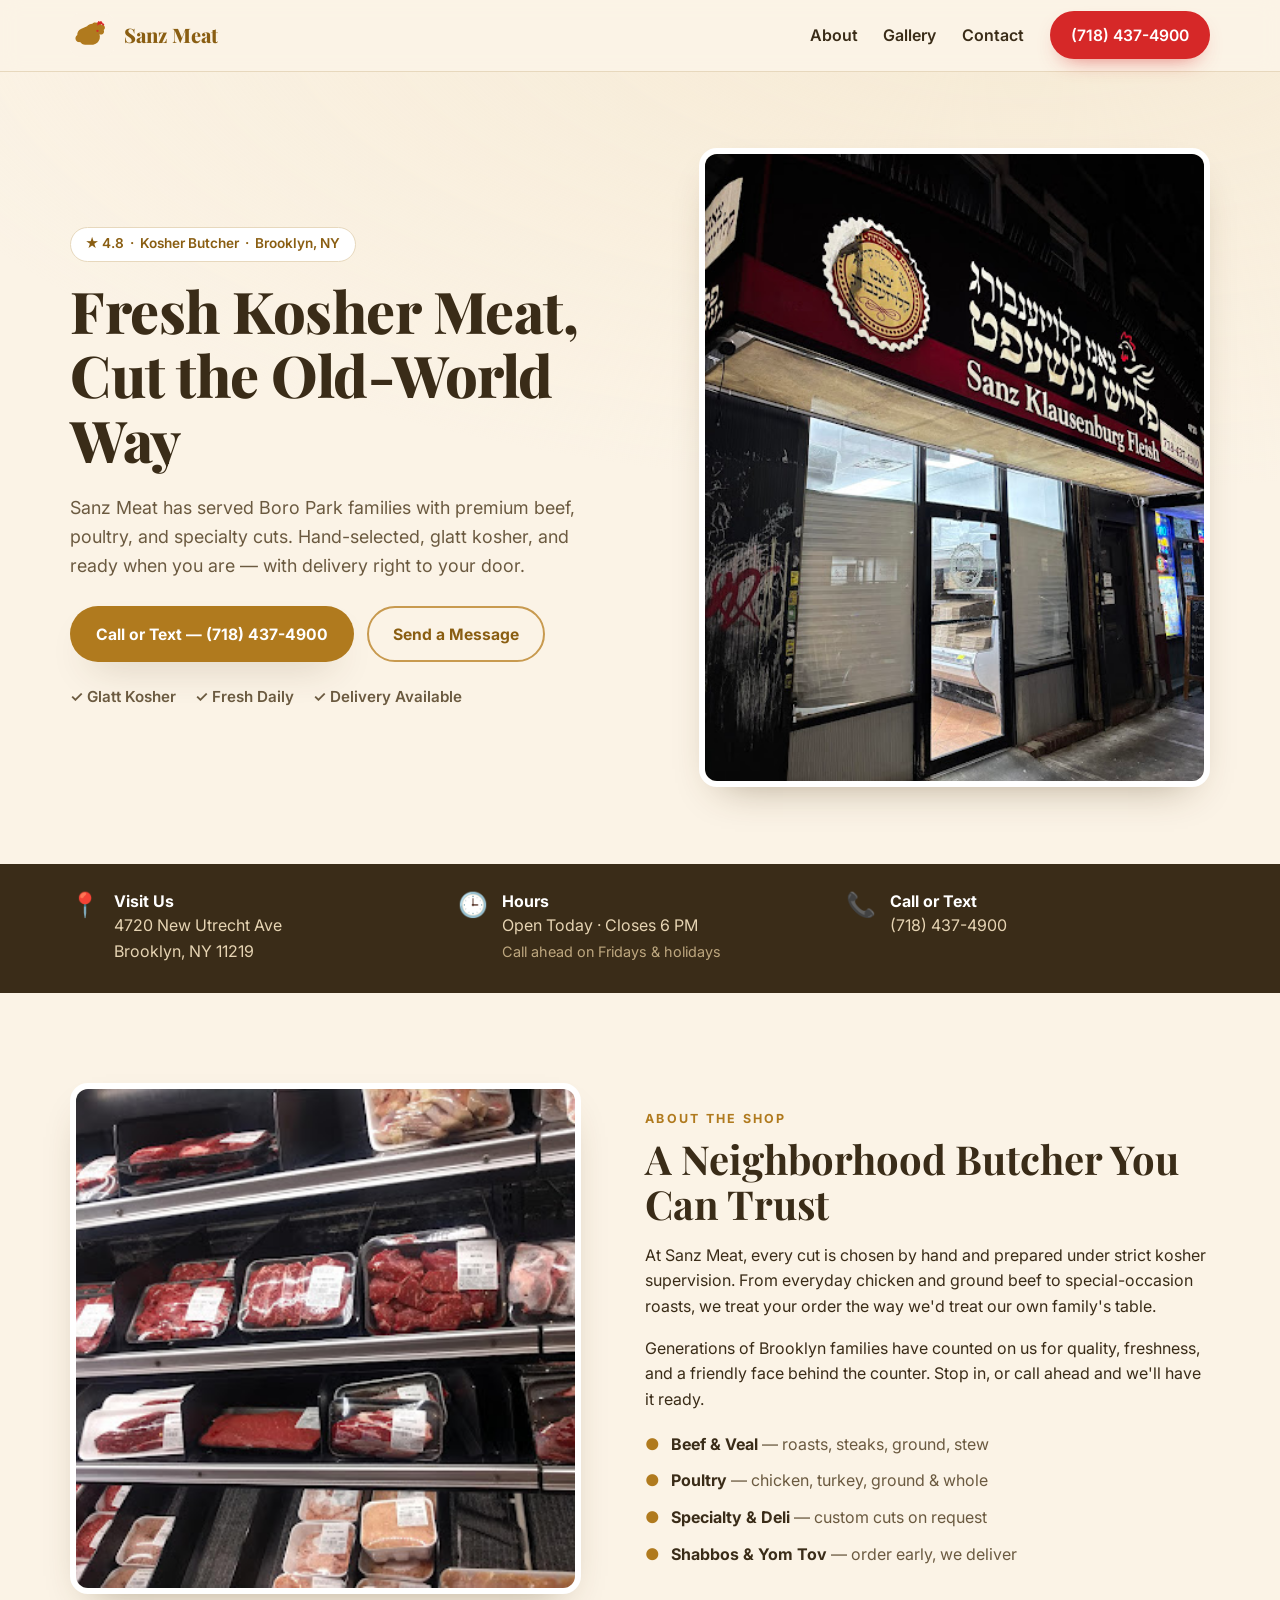
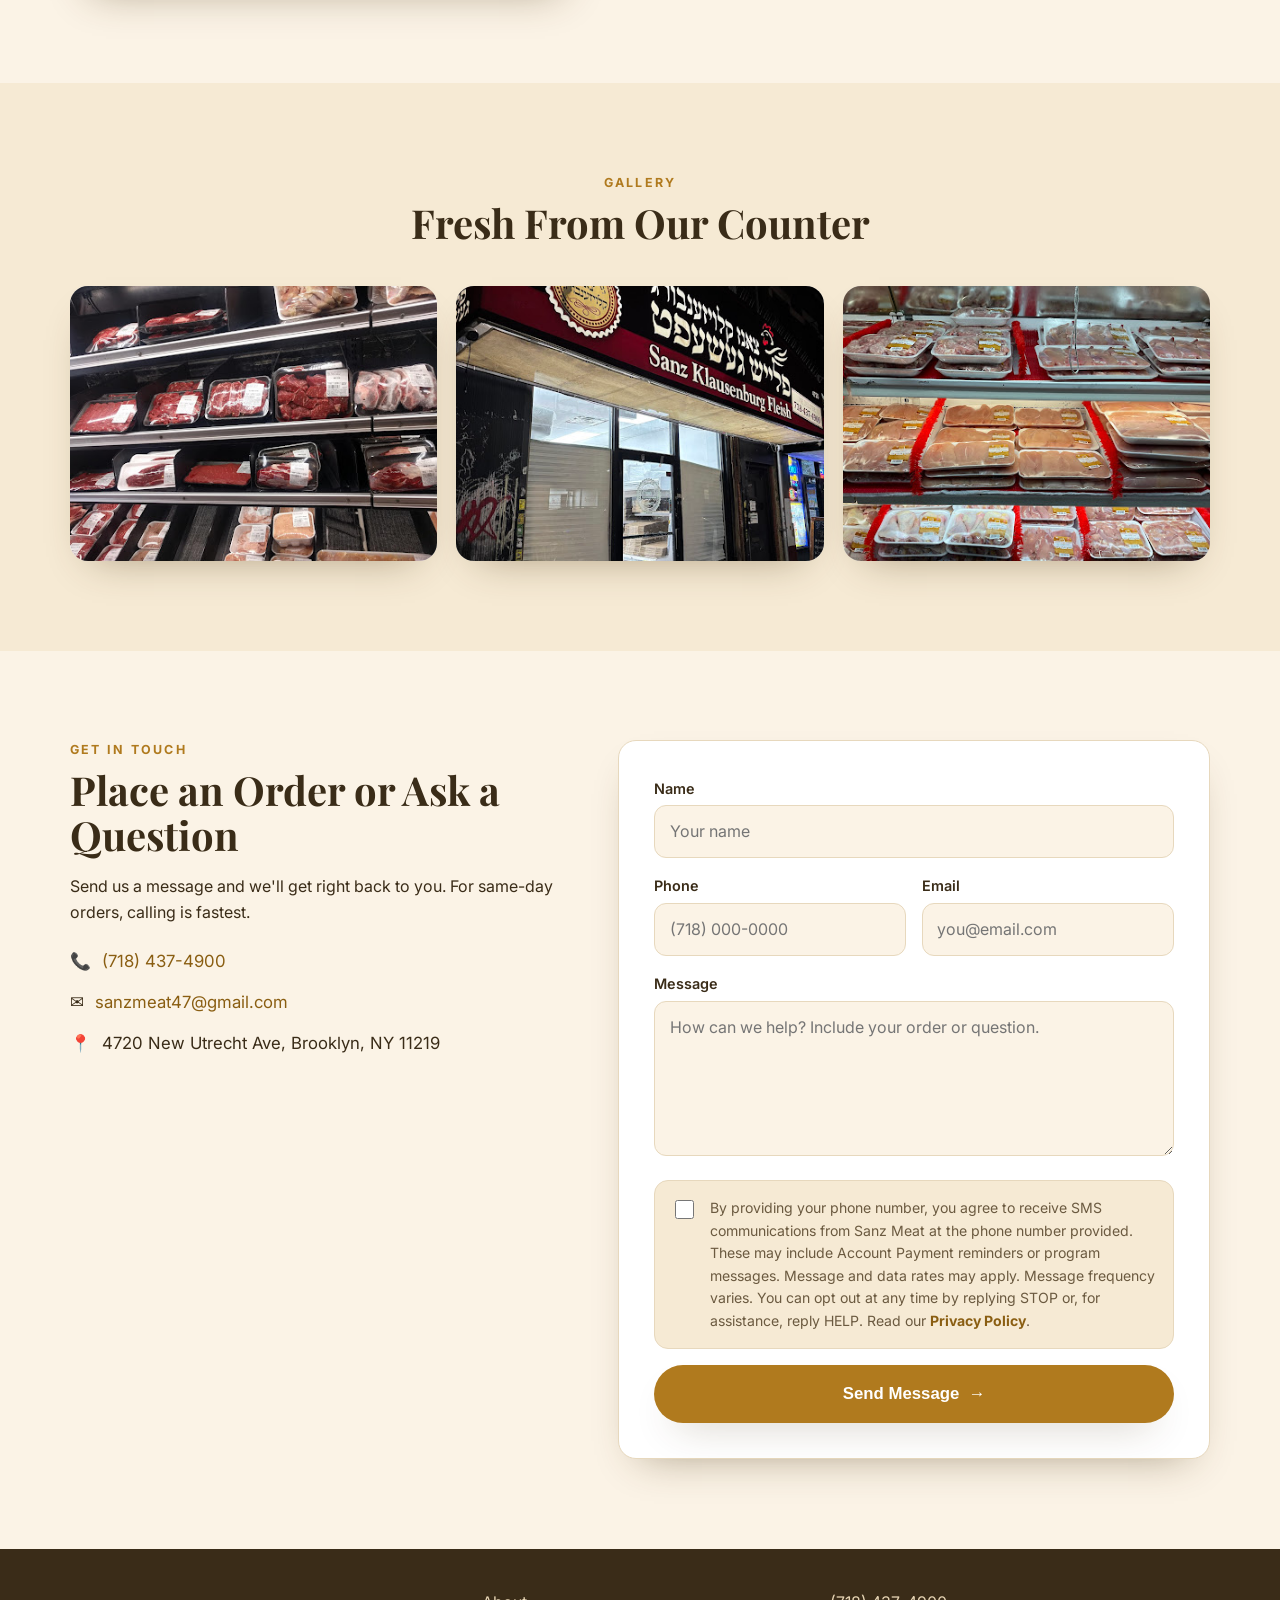
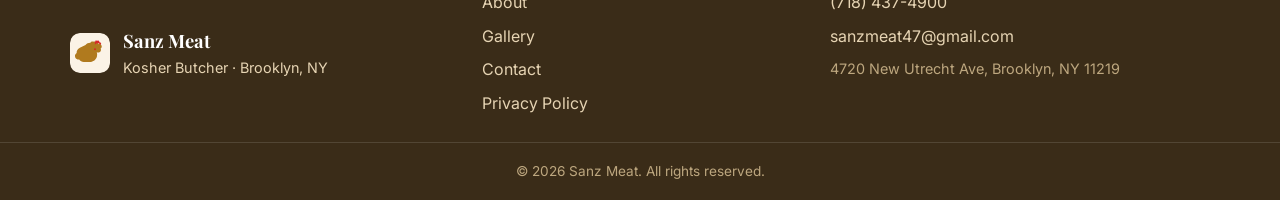
<file: index.html>
<!DOCTYPE html>
<html lang="en">
<head>
  <meta charset="UTF-8" />
  <meta name="viewport" content="width=device-width, initial-scale=1.0" />
  <title>Sanz Meat | Kosher Butcher in Brooklyn, NY</title>
  <meta name="description" content="Sanz Meat — your trusted kosher butcher shop on New Utrecht Avenue in Brooklyn. Fresh beef, poultry & specialty cuts. Delivery available. Call (718) 437-4900." />
  <meta name="theme-color" content="#b07a1e" />
  <link rel="preconnect" href="https://fonts.googleapis.com" />
  <link rel="preconnect" href="https://fonts.gstatic.com" crossorigin />
  <link href="https://fonts.googleapis.com/css2?family=Playfair+Display:wght@600;700;800&family=Inter:wght@400;500;600;700&display=swap" rel="stylesheet" />
  <link rel="stylesheet" href="styles.css" />
  <link rel="icon" href="images/logo.svg" type="image/svg+xml" />
</head>
<body>

  <!-- ===== Header ===== -->
  <header class="site-header" id="top">
    <div class="container header-inner">
      <a href="#top" class="brand">
        <img src="images/logo.svg" alt="" class="brand-logo" width="44" height="44" />
        <span class="brand-name">Sanz Meat</span>
      </a>
      <nav class="nav">
        <a href="#about">About</a>
        <a href="#gallery">Gallery</a>
        <a href="#contact">Contact</a>
        <a href="tel:+17184374900" class="btn btn-phone">(718) 437-4900</a>
      </nav>
    </div>
  </header>

  <!-- ===== Hero ===== -->
  <section class="hero">
    <div class="container hero-inner">
      <div class="hero-copy">
        <p class="eyebrow">★ 4.8 &nbsp;·&nbsp; Kosher Butcher &nbsp;·&nbsp; Brooklyn, NY</p>
        <h1>Fresh Kosher Meat,<br />Cut the Old-World Way</h1>
        <p class="lede">
          Sanz Meat has served Boro Park families with premium beef,
          poultry, and specialty cuts. Hand-selected, glatt kosher, and ready when you are —
          with delivery right to your door.
        </p>
        <div class="hero-actions">
          <a href="tel:+17184374900" class="btn btn-primary">Call or Text — (718) 437-4900</a>
          <a href="#contact" class="btn btn-ghost">Send a Message</a>
        </div>
        <ul class="hero-badges">
          <li>✓ Glatt Kosher</li>
          <li>✓ Fresh Daily</li>
          <li>✓ Delivery Available</li>
        </ul>
      </div>
      <div class="hero-media">
        <img src="images/storefront.jpg" alt="Sanz Meat storefront on New Utrecht Avenue" class="hero-img" loading="eager" />
      </div>
    </div>
  </section>

  <!-- ===== Info strip ===== -->
  <section class="info-strip">
    <div class="container info-grid">
      <div class="info-card">
        <span class="info-icon">📍</span>
        <div>
          <h3>Visit Us</h3>
          <a href="https://maps.google.com/?q=4720+New+Utrecht+Ave+Brooklyn+NY+11219" target="_blank" rel="noopener">4720 New Utrecht Ave<br />Brooklyn, NY 11219</a>
        </div>
      </div>
      <div class="info-card">
        <span class="info-icon">🕒</span>
        <div>
          <h3>Hours</h3>
          <p>Open Today · Closes 6 PM<br /><span class="muted">Call ahead on Fridays &amp; holidays</span></p>
        </div>
      </div>
      <div class="info-card">
        <span class="info-icon">📞</span>
        <div>
          <h3>Call or Text</h3>
          <a href="tel:+17184374900">(718) 437-4900</a>
        </div>
      </div>
    </div>
  </section>

  <!-- ===== About ===== -->
  <section class="about section" id="about">
    <div class="container about-inner">
      <div class="about-media">
        <img src="images/meat-case.jpg" alt="Fresh cuts of kosher beef and poultry in the display case" loading="lazy" />
      </div>
      <div class="about-copy">
        <p class="section-eyebrow">About the Shop</p>
        <h2>A Neighborhood Butcher You Can Trust</h2>
        <p>
          At Sanz Meat, every cut is chosen by hand and prepared under strict
          kosher supervision. From everyday chicken and ground beef to special-occasion roasts,
          we treat your order the way we'd treat our own family's table.
        </p>
        <p>
          Generations of Brooklyn families have counted on us for quality, freshness, and a
          friendly face behind the counter. Stop in, or call ahead and we'll have it ready.
        </p>
        <ul class="feature-list">
          <li><strong>Beef &amp; Veal</strong> — roasts, steaks, ground, stew</li>
          <li><strong>Poultry</strong> — chicken, turkey, ground &amp; whole</li>
          <li><strong>Specialty &amp; Deli</strong> — custom cuts on request</li>
          <li><strong>Shabbos &amp; Yom Tov</strong> — order early, we deliver</li>
        </ul>
      </div>
    </div>
  </section>

  <!-- ===== Gallery ===== -->
  <section class="gallery section" id="gallery">
    <div class="container">
      <div class="section-head center">
        <p class="section-eyebrow">Gallery</p>
        <h2>Fresh From Our Counter</h2>
      </div>
      <div class="gallery-grid">
        <figure><img src="images/meat-case.jpg" alt="Display case of fresh kosher meat" loading="lazy" /></figure>
        <figure><img src="images/storefront.jpg" alt="Sanz Meat storefront" loading="lazy" /></figure>
        <figure><img src="images/gallery-3.jpg" alt="Premium beef cuts" loading="lazy" /></figure>
      </div>
    </div>
  </section>

  <!-- ===== Contact ===== -->
  <section class="contact section" id="contact">
    <div class="container contact-inner">
      <div class="contact-copy">
        <p class="section-eyebrow">Get In Touch</p>
        <h2>Place an Order or Ask a Question</h2>
        <p>Send us a message and we'll get right back to you. For same-day orders, calling is fastest.</p>
        <ul class="contact-list">
          <li><span>📞</span> <a href="tel:+17184374900">(718) 437-4900</a></li>
          <li><span>✉️</span> <a href="mailto:sanzmeat47@gmail.com">sanzmeat47@gmail.com</a></li>
          <li><span>📍</span> 4720 New Utrecht Ave, Brooklyn, NY 11219</li>
        </ul>
      </div>

      <form class="contact-form" action="https://formsubmit.co/sanzmeat47@gmail.com" method="POST">
        <!-- FormSubmit settings -->
        <input type="hidden" name="_subject" value="New message from Sanz Meat website" />
        <input type="hidden" name="_captcha" value="false" />
        <input type="hidden" name="_template" value="table" />
        <input type="text" name="_honey" style="display:none" />

        <div class="field">
          <label for="name">Name</label>
          <input id="name" name="name" type="text" placeholder="Your name" required />
        </div>
        <div class="field-row">
          <div class="field">
            <label for="phone">Phone</label>
            <input id="phone" name="phone" type="tel" placeholder="(718) 000-0000" required />
          </div>
          <div class="field">
            <label for="email">Email</label>
            <input id="email" name="email" type="email" placeholder="you@email.com" />
          </div>
        </div>
        <div class="field">
          <label for="message">Message</label>
          <textarea id="message" name="message" rows="5" placeholder="How can we help? Include your order or question." required></textarea>
        </div>

        <label class="consent">
          <input type="checkbox" name="sms_consent" required />
          <span>
            By providing your phone number, you agree to receive SMS communications from
            Sanz Meat at the phone number provided. These may include Account
            Payment reminders or program messages. Message and data rates may apply. Message
            frequency varies. You can opt out at any time by replying STOP or, for assistance,
            reply HELP. Read our <a href="privacy.html">Privacy Policy</a>.
          </span>
        </label>

        <button type="submit" class="btn btn-submit">Send Message&nbsp; →</button>
      </form>
    </div>
  </section>

  <!-- ===== Footer ===== -->
  <footer class="site-footer">
    <div class="container footer-inner">
      <div class="footer-brand">
        <img src="images/logo.svg" alt="" width="40" height="40" />
        <div>
          <strong>Sanz Meat</strong>
          <span>Kosher Butcher · Brooklyn, NY</span>
        </div>
      </div>
      <div class="footer-links">
        <a href="#about">About</a>
        <a href="#gallery">Gallery</a>
        <a href="#contact">Contact</a>
        <a href="privacy.html">Privacy Policy</a>
      </div>
      <div class="footer-contact">
        <a href="tel:+17184374900">(718) 437-4900</a>
        <a href="mailto:sanzmeat47@gmail.com">sanzmeat47@gmail.com</a>
        <span>4720 New Utrecht Ave, Brooklyn, NY 11219</span>
      </div>
    </div>
    <div class="footer-bottom">
      <p>© <span id="year"></span> Sanz Meat. All rights reserved.</p>
    </div>
  </footer>

  <script>document.getElementById('year').textContent = new Date().getFullYear();</script>
</body>
</html>
</file>
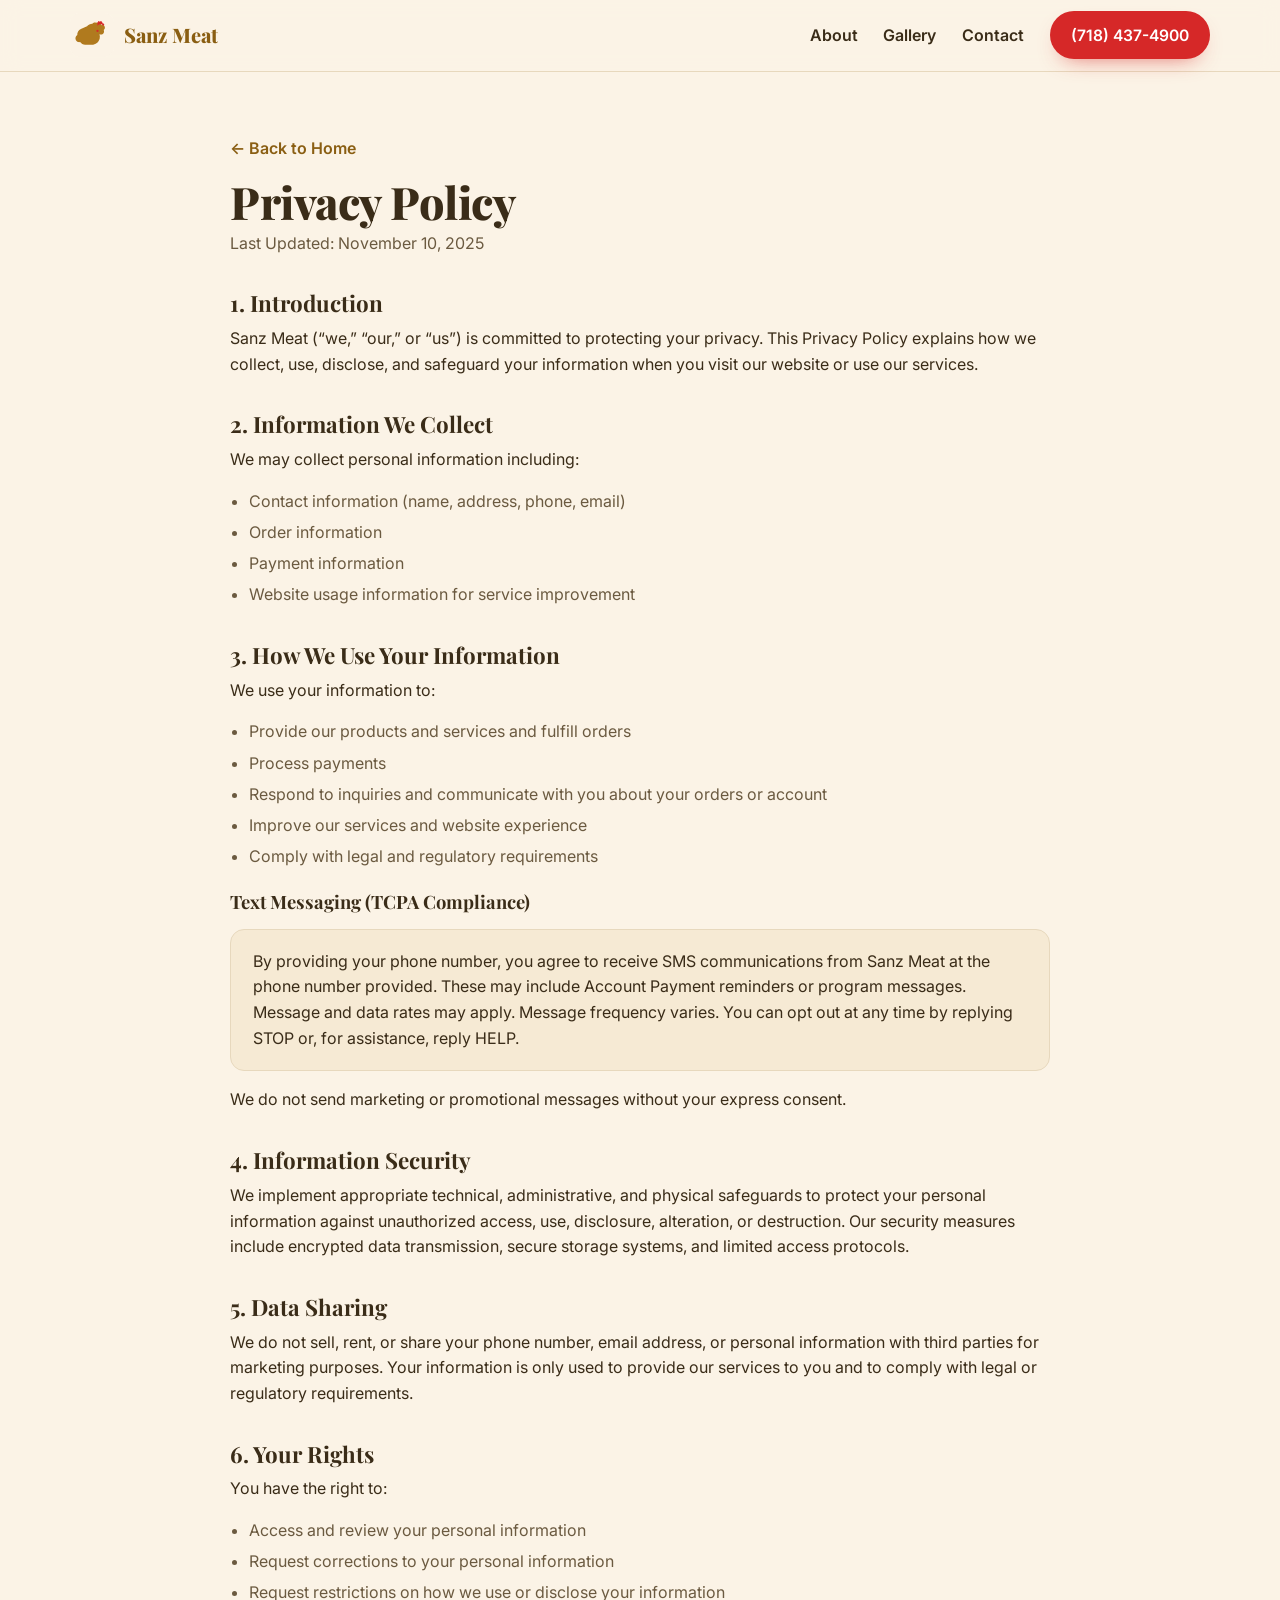
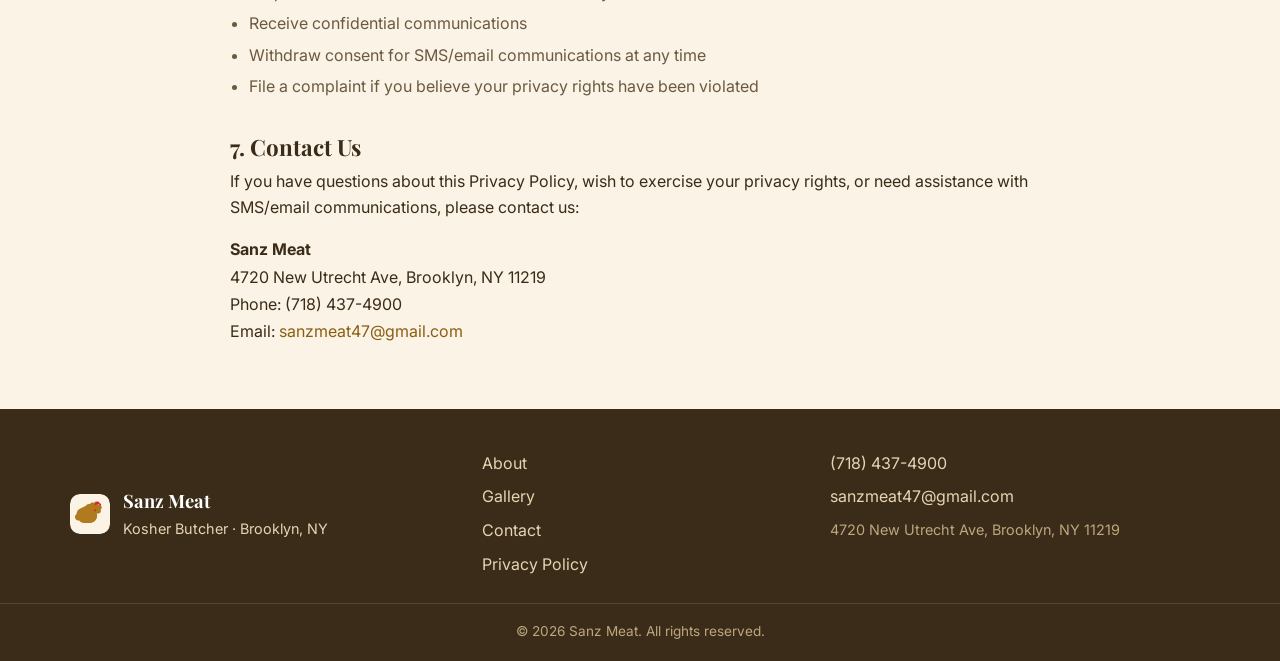
<file: privacy.html>
<!DOCTYPE html>
<html lang="en">
<head>
  <meta charset="UTF-8" />
  <meta name="viewport" content="width=device-width, initial-scale=1.0" />
  <title>Privacy Policy | Sanz Meat</title>
  <meta name="description" content="Privacy Policy for Sanz Meat — how we collect, use, and protect your information." />
  <meta name="theme-color" content="#b07a1e" />
  <link rel="preconnect" href="https://fonts.googleapis.com" />
  <link rel="preconnect" href="https://fonts.gstatic.com" crossorigin />
  <link href="https://fonts.googleapis.com/css2?family=Playfair+Display:wght@600;700;800&family=Inter:wght@400;500;600;700&display=swap" rel="stylesheet" />
  <link rel="stylesheet" href="styles.css" />
  <link rel="icon" href="images/logo.svg" type="image/svg+xml" />
  <style>
    .legal{max-width:820px;margin-inline:auto;padding:clamp(2.5rem,6vw,4rem) 0}
    .legal h1{font-size:clamp(2rem,4vw,2.8rem);margin-bottom:.2rem}
    .legal .updated{color:var(--ink-soft);margin-bottom:2rem}
    .legal h2{font-size:1.4rem;margin:2.2rem 0 .6rem}
    .legal ul{padding-left:1.2rem;margin:.4rem 0 1rem;color:var(--ink-soft)}
    .legal li{margin-bottom:.35rem}
    .legal .callout{background:var(--cream-2);border:1px solid var(--line);border-radius:14px;padding:1.2rem 1.4rem;margin:1rem 0}
    .legal address{font-style:normal;line-height:1.7}
    .back{display:inline-flex;align-items:center;gap:.4rem;margin-bottom:1rem;font-weight:600}
  </style>
</head>
<body>

  <header class="site-header">
    <div class="container header-inner">
      <a href="index.html#top" class="brand">
        <img src="images/logo.svg" alt="" class="brand-logo" width="44" height="44" />
        <span class="brand-name">Sanz Meat</span>
      </a>
      <nav class="nav">
        <a href="index.html#about">About</a>
        <a href="index.html#gallery">Gallery</a>
        <a href="index.html#contact">Contact</a>
        <a href="tel:+17184374900" class="btn btn-phone">(718) 437-4900</a>
      </nav>
    </div>
  </header>

  <main class="container legal">
    <a href="index.html" class="back">← Back to Home</a>
    <h1>Privacy Policy</h1>
    <p class="updated">Last Updated: November 10, 2025</p>

    <h2>1. Introduction</h2>
    <p>Sanz Meat (“we,” “our,” or “us”) is committed to protecting your privacy. This Privacy Policy explains how we collect, use, disclose, and safeguard your information when you visit our website or use our services.</p>

    <h2>2. Information We Collect</h2>
    <p>We may collect personal information including:</p>
    <ul>
      <li>Contact information (name, address, phone, email)</li>
      <li>Order information</li>
      <li>Payment information</li>
      <li>Website usage information for service improvement</li>
    </ul>

    <h2>3. How We Use Your Information</h2>
    <p>We use your information to:</p>
    <ul>
      <li>Provide our products and services and fulfill orders</li>
      <li>Process payments</li>
      <li>Respond to inquiries and communicate with you about your orders or account</li>
      <li>Improve our services and website experience</li>
      <li>Comply with legal and regulatory requirements</li>
    </ul>

    <h3 style="margin-top:1.4rem;font-size:1.15rem;">Text Messaging (TCPA Compliance)</h3>
    <div class="callout">
      <p style="margin:0">By providing your phone number, you agree to receive SMS communications from Sanz Meat at the phone number provided. These may include Account Payment reminders or program messages. Message and data rates may apply. Message frequency varies. You can opt out at any time by replying STOP or, for assistance, reply HELP.</p>
    </div>
    <p>We do not send marketing or promotional messages without your express consent.</p>

    <h2>4. Information Security</h2>
    <p>We implement appropriate technical, administrative, and physical safeguards to protect your personal information against unauthorized access, use, disclosure, alteration, or destruction. Our security measures include encrypted data transmission, secure storage systems, and limited access protocols.</p>

    <h2>5. Data Sharing</h2>
    <p>We do not sell, rent, or share your phone number, email address, or personal information with third parties for marketing purposes. Your information is only used to provide our services to you and to comply with legal or regulatory requirements.</p>

    <h2>6. Your Rights</h2>
    <p>You have the right to:</p>
    <ul>
      <li>Access and review your personal information</li>
      <li>Request corrections to your personal information</li>
      <li>Request restrictions on how we use or disclose your information</li>
      <li>Receive confidential communications</li>
      <li>Withdraw consent for SMS/email communications at any time</li>
      <li>File a complaint if you believe your privacy rights have been violated</li>
    </ul>

    <h2>7. Contact Us</h2>
    <p>If you have questions about this Privacy Policy, wish to exercise your privacy rights, or need assistance with SMS/email communications, please contact us:</p>
    <address>
      <strong>Sanz Meat</strong><br />
      4720 New Utrecht Ave, Brooklyn, NY 11219<br />
      Phone: (718) 437-4900<br />
      Email: <a href="mailto:sanzmeat47@gmail.com">sanzmeat47@gmail.com</a>
    </address>
  </main>

  <footer class="site-footer">
    <div class="container footer-inner">
      <div class="footer-brand">
        <img src="images/logo.svg" alt="" width="40" height="40" />
        <div>
          <strong>Sanz Meat</strong>
          <span>Kosher Butcher · Brooklyn, NY</span>
        </div>
      </div>
      <div class="footer-links">
        <a href="index.html#about">About</a>
        <a href="index.html#gallery">Gallery</a>
        <a href="index.html#contact">Contact</a>
        <a href="privacy.html">Privacy Policy</a>
      </div>
      <div class="footer-contact">
        <a href="tel:+17184374900">(718) 437-4900</a>
        <a href="mailto:sanzmeat47@gmail.com">sanzmeat47@gmail.com</a>
        <span>4720 New Utrecht Ave, Brooklyn, NY 11219</span>
      </div>
    </div>
    <div class="footer-bottom">
      <p>© <span id="year"></span> Sanz Meat. All rights reserved.</p>
    </div>
  </footer>

  <script>document.getElementById('year').textContent = new Date().getFullYear();</script>
</body>
</html>
</file>
<file: styles.css>
/* ===== Sanz Klausenburg Fleish — styles ===== */
:root{
  --gold:#b07a1e;
  --gold-dark:#8a5e12;
  --gold-soft:#c89a4f;
  --cream:#fbf3e6;
  --cream-2:#f6ead4;
  --ink:#3a2c18;
  --ink-soft:#6b5a40;
  --red:#d62828;
  --red-dark:#b81f1f;
  --white:#ffffff;
  --line:#e7d8bd;
  --shadow:0 18px 40px -22px rgba(74,52,16,.45);
  --radius:18px;
}
*{box-sizing:border-box}
html{scroll-behavior:smooth}
body{
  margin:0;
  font-family:'Inter',system-ui,-apple-system,sans-serif;
  color:var(--ink);
  background:var(--cream);
  line-height:1.6;
}
.container{width:min(1140px,92%);margin-inline:auto}
h1,h2,h3{font-family:'Playfair Display',Georgia,serif;line-height:1.12;margin:0 0 .4em}
h1{font-size:clamp(2.2rem,5vw,3.6rem);font-weight:800;letter-spacing:-.5px}
h2{font-size:clamp(1.7rem,3.2vw,2.5rem);font-weight:700}
h3{font-size:1.1rem}
p{margin:0 0 1rem}
a{color:var(--gold-dark);text-decoration:none}
img{max-width:100%;display:block}
.section{padding:clamp(3.5rem,7vw,6rem) 0}
.muted{color:var(--ink-soft);font-size:.9em}
.section-eyebrow{
  text-transform:uppercase;letter-spacing:.18em;font-size:.78rem;font-weight:700;
  color:var(--gold);margin-bottom:.5rem
}
.section-head.center{text-align:center;max-width:640px;margin:0 auto 2.5rem}

/* ===== Buttons ===== */
.btn{
  display:inline-flex;align-items:center;justify-content:center;gap:.4rem;
  font-weight:700;font-size:.98rem;padding:.85rem 1.5rem;border-radius:999px;
  border:2px solid transparent;cursor:pointer;transition:transform .15s ease,box-shadow .15s ease,background .15s ease;
  white-space:nowrap
}
.btn:hover{transform:translateY(-2px)}
.btn-primary{background:var(--gold);color:#fff;box-shadow:var(--shadow)}
.btn-primary:hover{background:var(--gold-dark)}
.btn-ghost{background:transparent;color:var(--gold-dark);border-color:var(--gold-soft)}
.btn-ghost:hover{background:var(--cream-2)}
.btn-phone{background:var(--red);color:#fff;padding:.6rem 1.2rem;box-shadow:0 10px 22px -12px rgba(214,40,40,.7)}
.btn-phone:hover{background:var(--red-dark)}
.btn-submit{background:var(--gold);color:#fff;width:100%;padding:1.05rem;font-size:1.05rem;box-shadow:var(--shadow);margin-top:1rem}
.btn-submit:hover{background:var(--gold-dark)}

/* ===== Header ===== */
.site-header{
  position:sticky;top:0;z-index:50;background:rgba(251,243,230,.92);
  backdrop-filter:blur(10px);border-bottom:1px solid var(--line)
}
.header-inner{display:flex;align-items:center;justify-content:space-between;padding:.7rem 0}
.brand{display:flex;align-items:center;gap:.6rem}
.brand-logo{border-radius:10px}
.brand-name{font-family:'Playfair Display',serif;font-weight:800;font-size:1.25rem;color:var(--gold-dark)}
.nav{display:flex;align-items:center;gap:1.6rem}
.nav a{font-weight:600;color:var(--ink)}
.nav a:hover{color:var(--gold-dark)}
.nav a.btn-phone{color:#fff}

/* ===== Hero ===== */
.hero{
  background:radial-gradient(1200px 500px at 80% -10%,var(--cream-2),transparent),var(--cream);
  padding:clamp(2.5rem,6vw,5rem) 0 clamp(3rem,6vw,5rem)
}
.hero-inner{display:grid;grid-template-columns:1.05fr .95fr;gap:clamp(2rem,5vw,4rem);align-items:center}
.eyebrow{
  display:inline-block;background:var(--white);border:1px solid var(--line);
  color:var(--gold-dark);font-weight:600;font-size:.85rem;padding:.35rem .9rem;border-radius:999px;margin-bottom:1rem
}
.lede{font-size:1.12rem;color:var(--ink-soft);max-width:48ch}
.hero-actions{display:flex;flex-wrap:wrap;gap:.8rem;margin:1.6rem 0 1.4rem}
.hero-badges{list-style:none;display:flex;flex-wrap:wrap;gap:1.2rem;padding:0;margin:0;font-weight:600;color:var(--ink-soft);font-size:.95rem}
.hero-media{position:relative}
.hero-img{
  width:100%;aspect-ratio:4/5;object-fit:cover;border-radius:var(--radius);
  box-shadow:var(--shadow);border:6px solid #fff;background:var(--cream-2)
}

/* ===== Info strip ===== */
.info-strip{background:var(--ink);color:#f3e8d2}
.info-grid{display:grid;grid-template-columns:repeat(3,1fr);gap:1.5rem;padding:1.8rem 0}
.info-card{display:flex;gap:.9rem;align-items:flex-start}
.info-card h3{color:#fff;margin:0 0 .15rem;font-family:'Inter',sans-serif;font-size:1rem;font-weight:700}
.info-card a,.info-card p{color:#e6d4b3;margin:0}
.info-card a:hover{color:#fff}
.info-card .muted{color:#bda77f}
.info-icon{font-size:1.5rem;line-height:1}

/* ===== About ===== */
.about-inner{display:grid;grid-template-columns:.95fr 1.05fr;gap:clamp(2rem,5vw,4rem);align-items:center}
.about-media img{width:100%;aspect-ratio:1/1;object-fit:cover;border-radius:var(--radius);box-shadow:var(--shadow);border:6px solid #fff;background:var(--cream-2)}
.feature-list{list-style:none;padding:0;margin:1.2rem 0 0;display:grid;gap:.7rem}
.feature-list li{padding-left:1.6rem;position:relative;color:var(--ink-soft)}
.feature-list li::before{content:"●";color:var(--gold);position:absolute;left:0;top:0}
.feature-list strong{color:var(--ink)}

/* ===== Gallery ===== */
.gallery{background:var(--cream-2)}
.gallery-grid{display:grid;grid-template-columns:repeat(3,1fr);gap:1.2rem}
.gallery figure{margin:0;border-radius:var(--radius);overflow:hidden;box-shadow:var(--shadow);background:#fff}
.gallery img{width:100%;aspect-ratio:4/3;object-fit:cover;transition:transform .4s ease}
.gallery figure:hover img{transform:scale(1.05)}

/* ===== Contact ===== */
.contact-inner{display:grid;grid-template-columns:.9fr 1.1fr;gap:clamp(2rem,5vw,4rem);align-items:start}
.contact-list{list-style:none;padding:0;margin:1.4rem 0 0;display:grid;gap:.9rem;font-size:1.05rem}
.contact-list li{display:flex;align-items:center;gap:.7rem}
.contact-form{background:#fff;border:1px solid var(--line);border-radius:var(--radius);padding:clamp(1.4rem,3vw,2.2rem);box-shadow:var(--shadow)}
.field{margin-bottom:1rem}
.field-row{display:grid;grid-template-columns:1fr 1fr;gap:1rem}
.field label{display:block;font-weight:600;font-size:.9rem;margin-bottom:.35rem}
.field input,.field textarea{
  width:100%;padding:.8rem .9rem;border:1.5px solid var(--line);border-radius:12px;
  font:inherit;color:var(--ink);background:var(--cream);transition:border-color .15s
}
.field input:focus,.field textarea:focus{outline:none;border-color:var(--gold);background:#fff}
.consent{display:flex;gap:.8rem;align-items:flex-start;background:var(--cream-2);border:1px solid var(--line);border-radius:14px;padding:1rem;font-size:.88rem;color:var(--ink-soft);margin-top:.5rem}
.consent input{margin-top:.2rem;width:1.15rem;height:1.15rem;accent-color:var(--gold);flex-shrink:0}
.consent a{font-weight:700}

/* ===== Footer ===== */
.site-footer{background:var(--ink);color:#e6d4b3}
.footer-inner{display:grid;grid-template-columns:1.2fr 1fr 1.2fr;gap:2rem;padding:2.6rem 0 1.6rem}
.footer-brand{display:flex;align-items:center;gap:.8rem}
.footer-brand img{border-radius:10px}
.footer-brand strong{display:block;color:#fff;font-family:'Playfair Display',serif;font-size:1.15rem}
.footer-brand span{font-size:.9rem}
.footer-links,.footer-contact{display:flex;flex-direction:column;gap:.5rem}
.footer-links a,.footer-contact a{color:#e6d4b3}
.footer-links a:hover,.footer-contact a:hover{color:#fff}
.footer-contact span{font-size:.9rem;color:#bda77f}
.footer-bottom{border-top:1px solid rgba(255,255,255,.12);text-align:center;padding:1.1rem 0;font-size:.85rem;color:#bda77f}
.footer-bottom p{margin:0}

/* ===== Responsive ===== */
@media (max-width:880px){
  .hero-inner,.about-inner,.contact-inner{grid-template-columns:1fr}
  .hero-media{order:-1}
  .about-media{order:-1}
  .info-grid{grid-template-columns:1fr;gap:1.1rem}
  .gallery-grid{grid-template-columns:1fr 1fr}
  .footer-inner{grid-template-columns:1fr;gap:1.4rem}
  .nav a:not(.btn-phone){display:none}
}
@media (max-width:520px){
  .field-row{grid-template-columns:1fr}
  .gallery-grid{grid-template-columns:1fr}
  .brand-name{font-size:1.05rem}
}
</file>
